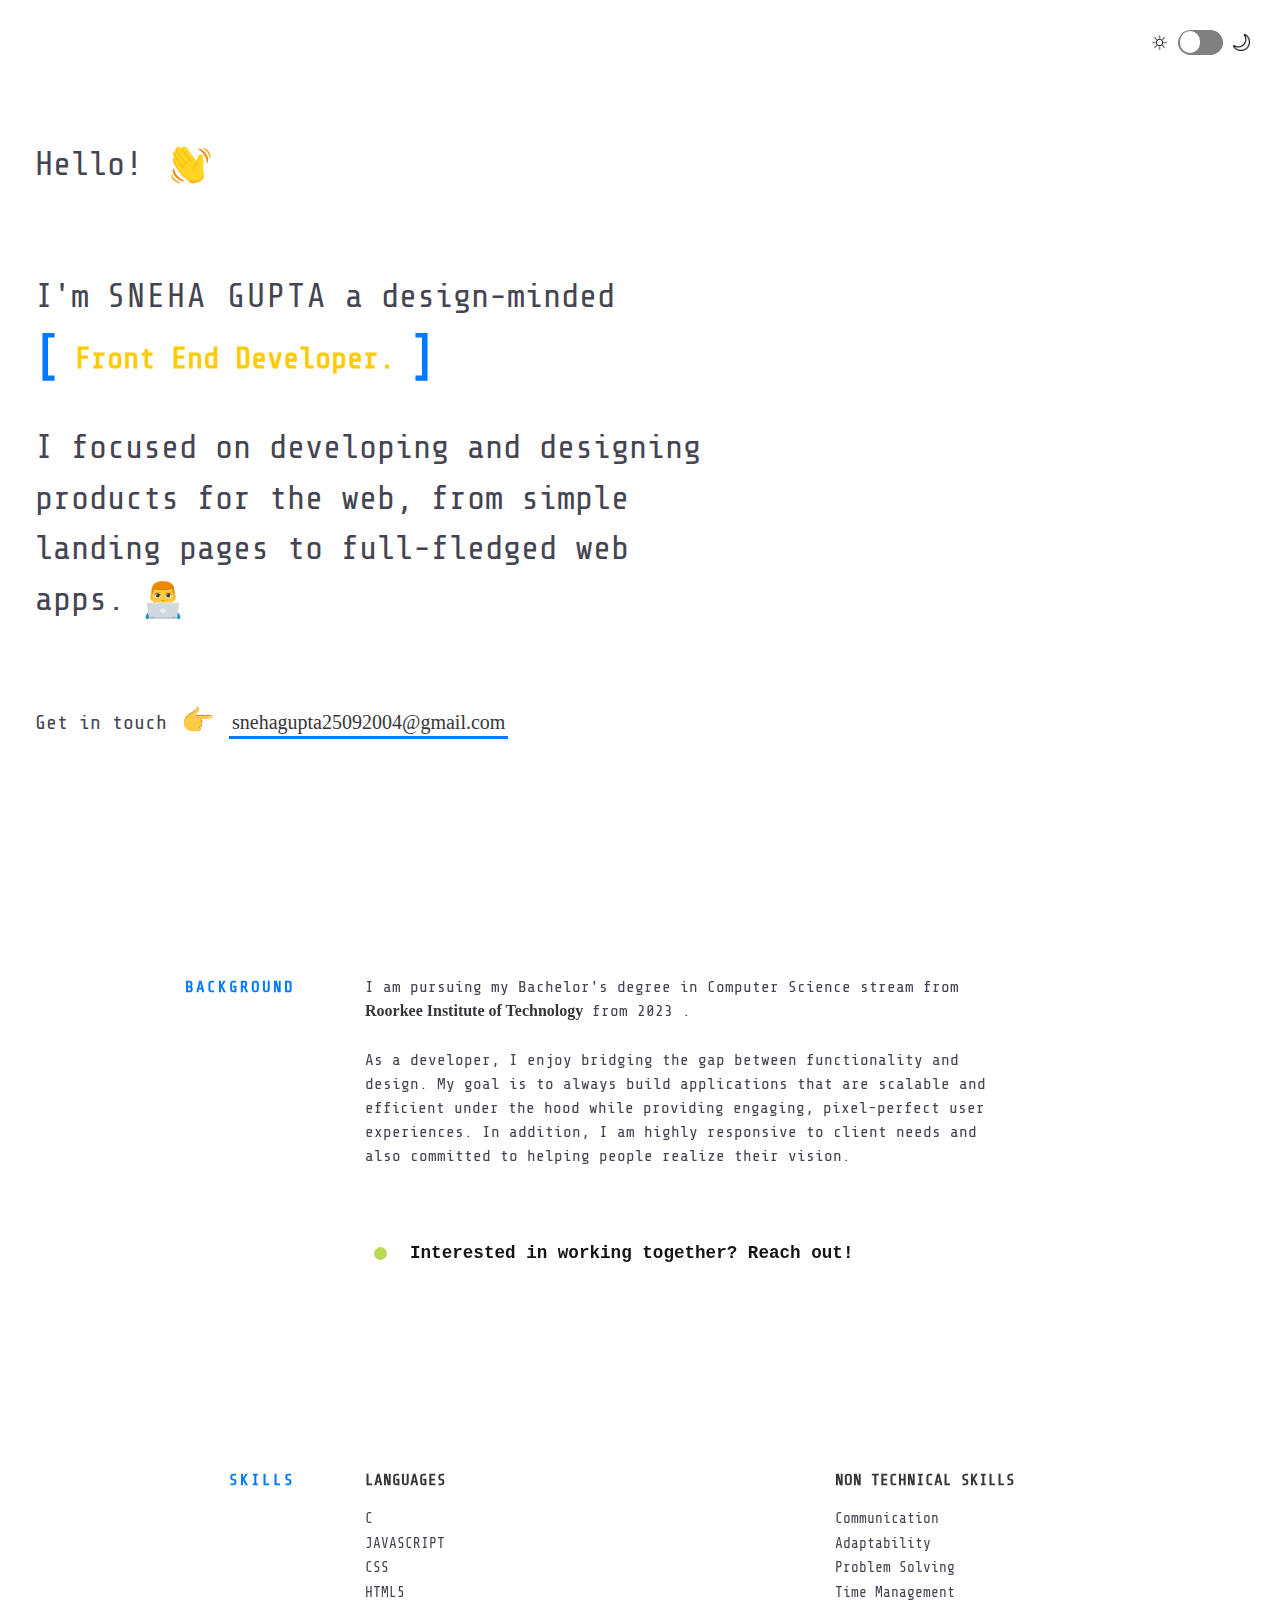
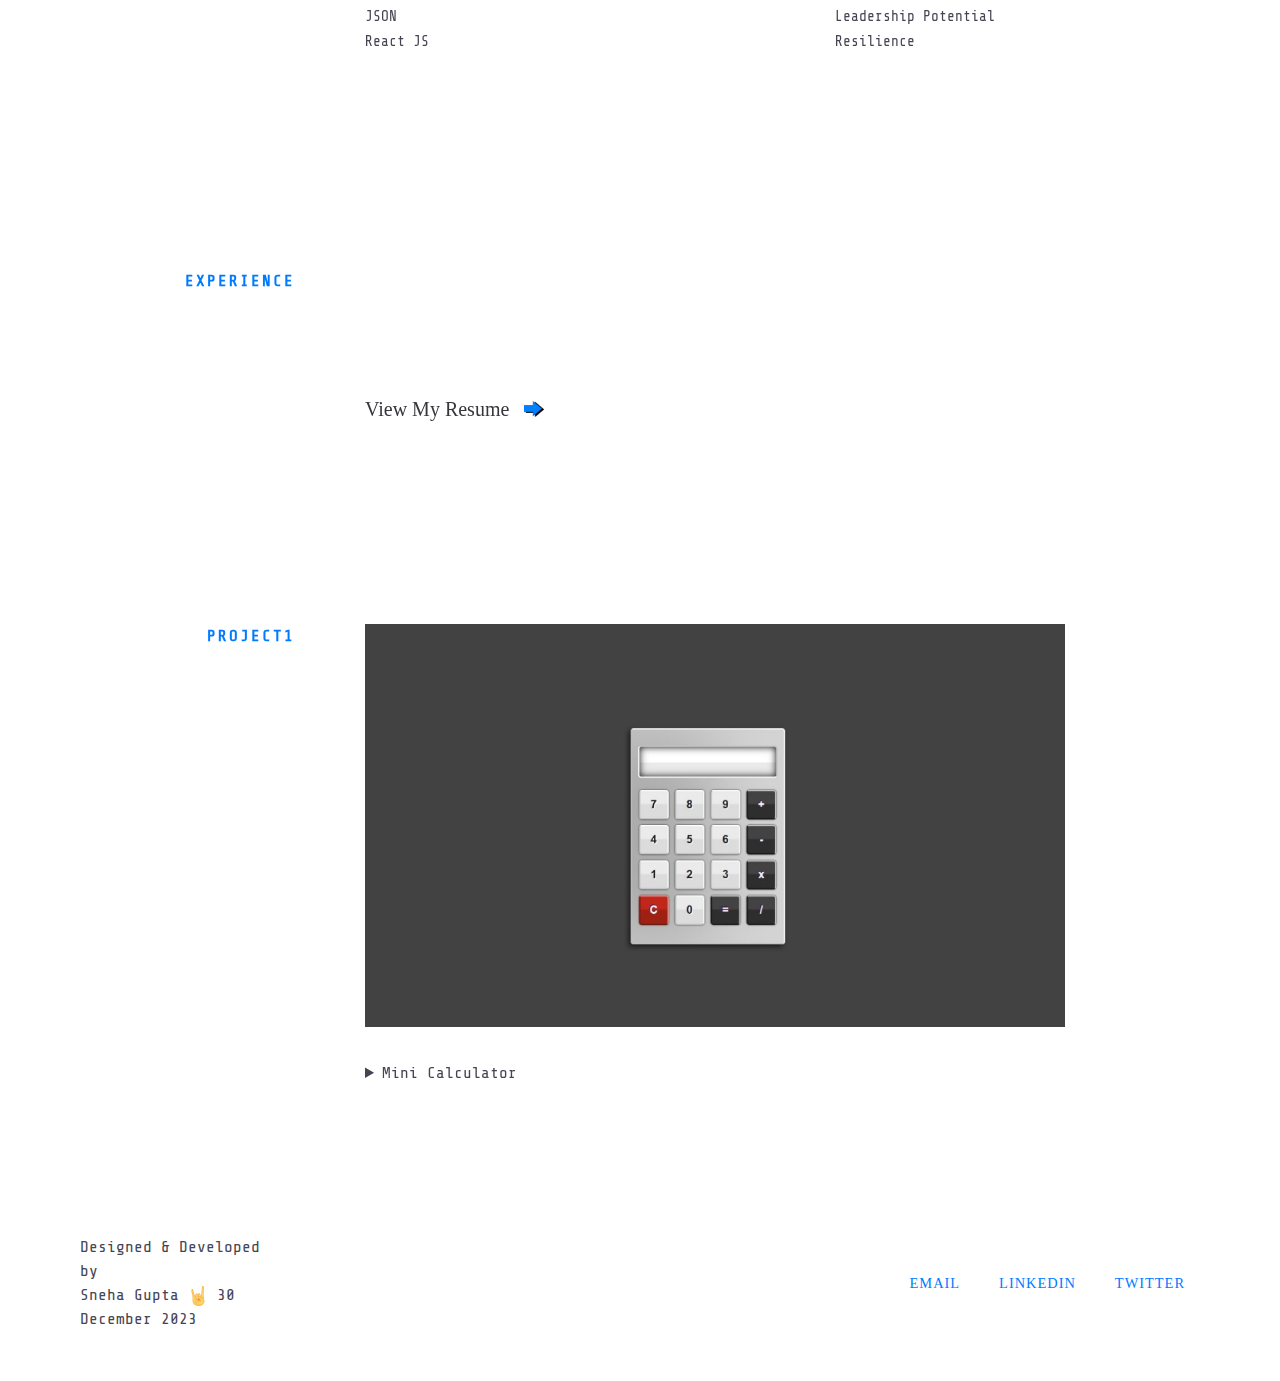
<file: portfolio/index.html>
<!DOCTYPE html>
<html>
<head>
	<meta charset="UTF-8">
	<meta name="viewport" content="width=device-width, initial-scale=1">
	<meta name="viewport" content="width=device-width, initial-scale=1.0, maximum-scale=1.0, user-scalable=no">
	<title>Sneha Gupta | Web Developer</title>
	<link rel="icon" type="image/png" href="images/male-technologist.png" hreflang="en-us">
	<link href="https://fonts.googleapis.com/css?family=Share+Tech+Mono" rel="stylesheet">
	<link rel="stylesheet" type="text/css" href="style.css">
	
</head>
<body>


<div id = "site">
	<div class="switch-wrapper"> 
		</a>
		<div class="sun"></div> 
		<div class="toggle-wrapper">
			<input type="checkbox" id="switch"  />
			<label for="switch" id="switch1" >Toggle</label> 
		</div>
		<div class="moon"></div>
	</div>

	<header class="intro">
		<h1 class="intro_hello">
			Hello!
			<span  id="wave" class="emoji wave-hand animated "></span>
		</h1>
		<h2 class="intro_tagline">
			I'm
			<div class="myname">Sneha Gupta</div>
			 a design-minded <br><br><br>
			<div class="mytext">
				<div class="content">
					<div class=" container">
						<ul class="list">
							<li class="item"> Front End Developer.</li>
							<li class="item">Coder</li>
							<li class="item">Web Developer</li>
						</ul>
					</div><br>
				</div>
			</div>
			<span>I focused on  developing and designing products for the web, from simple landing pages to full-fledged web apps.
			<span id="emojiwavehand" class="emoji technologist"></span>
		</h2>
		<h3 class="intro_contact">
			<span>Get in touch</span>
			<span class="emoji pointer"></span>
			<span id="emailme">
				<a href="#link your email" target="_blank" class="highlight-link">snehagupta25092004@gmail.com</a>
			</span>
		</h3>
	</header>

	<section class = "section background" >
		<div class="section_title">Background</div>
		<div class="section_content">
			<p>
					I am pursuing my Bachelor's degree in Computer Science stream from
					<a class = "underline-link" href="#" target="_blank">
					Roorkee Institute of Technology</a> from 2023 .	
			</p>

			<p>
				As a developer, I enjoy bridging the gap between functionality and design. My goal is to always build applications that are scalable and efficient under the hood while providing engaging, pixel-perfect user experiences. In addition, I am highly responsive to client needs and also committed to helping people realize their vision.
			</p>

			<a class="status" href="" target="_blank"> 
				<div class="status_light"> 
					<div class="status_light_ring"></div> 
					<div class="status_light_led"></div> 
				</div> 
				<div class="status_message">
					Interested in working together? Reach out!
				</div> 
			</a>
		</div>






		
	</section>

	<section class="section skills" data-aos="slide-up">
		<div class="section_title">skills</div>
		<div class="section_content">
			<div class="skillz">
				<div class="skillz_category"> 
					<div class="skillz_category_label">
						Languages
					</div>
					<ul>
						 <li class="skillz_category_item">C</li>
						 <li class="skillz_category_item">JAVASCRIPT</li> 
						 <li class="skillz_category_item">CSS</li>
						 <li class="skillz_category_item">HTML5</li>
						 <li class="skillz_category_item">JSON</li>
						 <li class="skillz_category_item">React JS</li>
					</ul> 
				</div>

				<div class="skillz_category"> 
					<div class="skillz_category_label">
						Non Technical Skills
					</div>
					<ul>
						<li class="skillz_category_item">Communication</li>
						<li class="skillz_category_item">Adaptability</li>
						<li class="skillz_category_item">Problem Solving</li>
						<li class="skillz_category_item">Time Management</li>
						<li class="skillz_category_item">Leadership Potential</li>
						<li class="skillz_category_item">Resilience</li>	
					</ul>
				</div>
			</div>
		</div>
	</section>


	<section class="section experience">
		<div class="section_title">
			Experience
		</div>
		
		<div class="section_content">
			<div class="jobs">
				<div class="job">
					<div class="time-place"> 
						<div class="job_company">
							<a href="#" target="_blank"></a>
						</div>
						<div class="job_time">       
							
						</div>
			  		</div>
					<div class="job_position">
						
					</div>
				</div>
				
				<div class="job">
					<div class="time-place"> 
						<div class="job_company">
							<a href="#" target="_blank"></a>
						</div>
						<div class="job_time">       
						
						</div>
			  		</div>
					<div class="job_position">
					
					</div>
				</div>


			</div>
			<a href="" target="_blank" class="arrow-link">View My Resume</a>
		</div>
	</section>
	

			<section class="section featured-projects"> 
				<div class="section_title">Project1</div> 
					<div class="section_content"> 
						<div class="project">
							<figure class="project_pic"> 
								<a href="#link" target="_blank">
									<img src="images/1.jpg" alt="image">
								</a> 
							</figure> 
						</div><br>
						<details>
							<summary> Mini Calculator </summary>
							<div class="project_name">
									<a href="#link" target="_blank">  </a>
							</div>
							<div class = "featured-projects-content"> 
								<p>The Mini Calculator project is a web-based application crafted with HTML, CSS, and JavaScript, providing a simple yet functional platform for basic arithmetic operations. The interface is designed for ease of use, featuring a clean layout. Users can perform addition, subtraction, multiplication, and division effortlessly, with real-time results displayed on the screen.</p>
								
							</div>
							<div class="project_used">
									<span class="project_used_item">JavaScript</span>
									<span class="project_used_item">CSS</span>
									<span class="project_used_item">HTML5</span>
									<span class="project_used_item">Responsive Design</span>
									<span class="project_used_item">Basic Arithmetic Operations</span>
									<span class="project_used_item">User-Friendly Interface</span>
							</div> 
						</details>
					</div>
			</section>

	
	<footer class="footer">
	 	<div class="footer_copyright"> 
	 		<div class="top"> 
	 			<span>
	 				Designed &amp; Developed by
				</span>
			</div> 
			<div class="bottom"> 
				<span>
					Sneha Gupta
				</span> 
				<img class="emoji" src="images/rockon.png" alt="emoji"> 
				<span>
					30 December 2023
				</span>
			</div> 
		</div> 
		<div class="footer_links"> 
			<a href="mailto:snehagupta25092004@gmail.com" target="_blank" title="email"> 
				<span class="text">
					Email
				</span> 
				<img src="images/email.svg" alt="email">
			</a>
			<a href="http://www.linkedin.com/in/sneha-gupta-59b3012a0" target="_blank" title="linkedin"> 
				<span class="text">
					LinkedIN
				</span>
				<img src="images/linkedin.svg" alt="linkedin">
			</a>
		
			<a href="" target="_blank" title="twitter"> 
				<span class="text">
					Twitter
				</span>
				<img src="images/twitter.svg" alt="twitter">
			</a> 
			

		</div>
 	</footer>
	<button id="top-button" style="display: inline-block;"> 
		<img src="images/finger-up-emoji-clipart-21.png" alt=""> 
	</button>

<script type="text/javascript" src="https://ajax.googleapis.com/ajax/libs/jquery/1.11.0/jquery.min.js"></script>
<script type="text/javascript" src="main.js"></script>
</body>
</html>
</file>
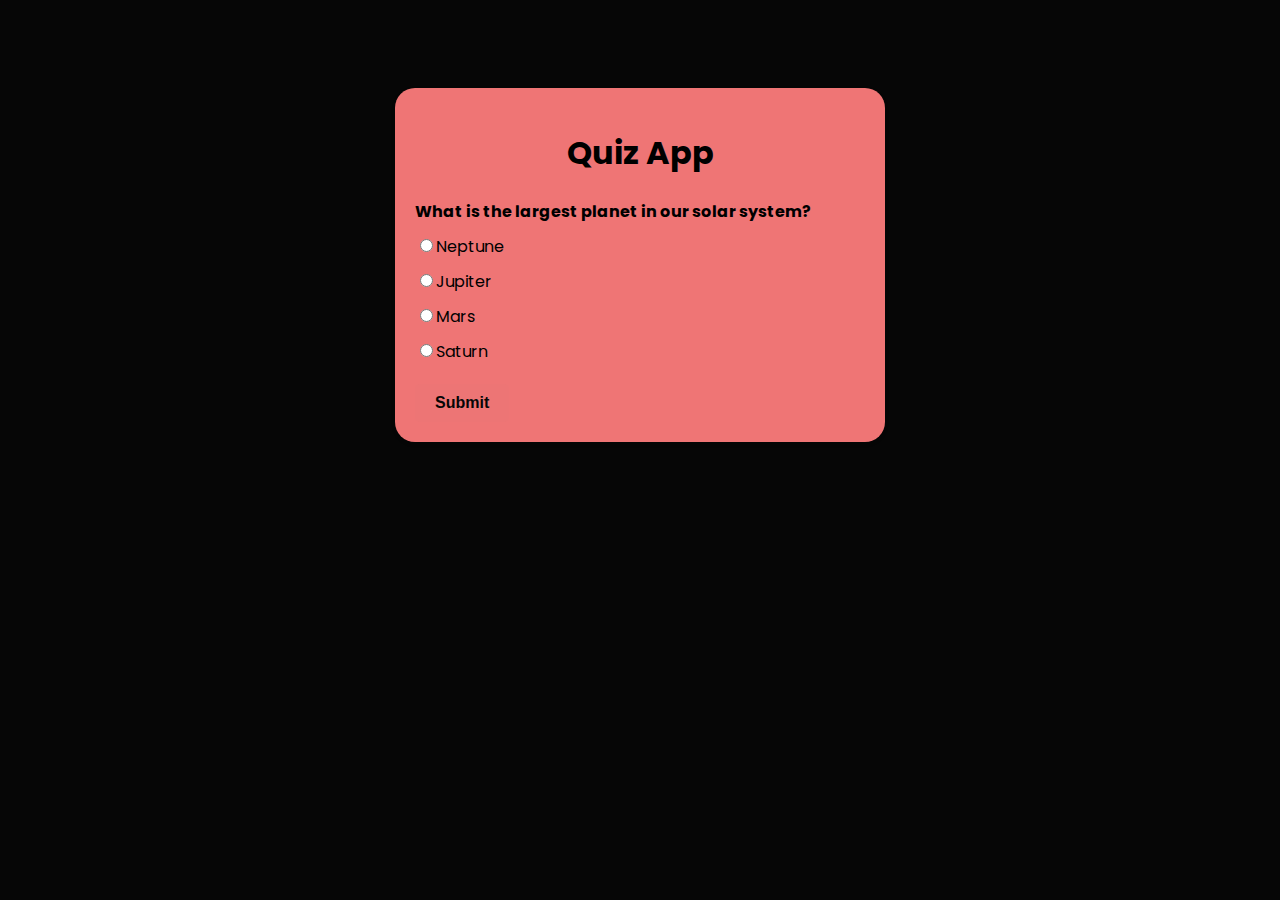
<file: quiz_app/quiz.html>
<!DOCTYPE html>
<html>
<head>
  <title>Quiz App</title>
  <link rel="stylesheet" href="quiz.css">
</head>
<body>
  <div class="container">
    <h1>Quiz App</h1>
    <div id="quiz"></div>
    <div id="result" class="result"></div>
    <button id="submit" class="button"><b>Submit</b></button>
    <button id="retry" class="button hide">Retry</button>
    <button id="showAnswer" class="button hide">Show Answer</button>
  </div>
  <script src="quiz.js"></script>
</body>
</html>
</file>
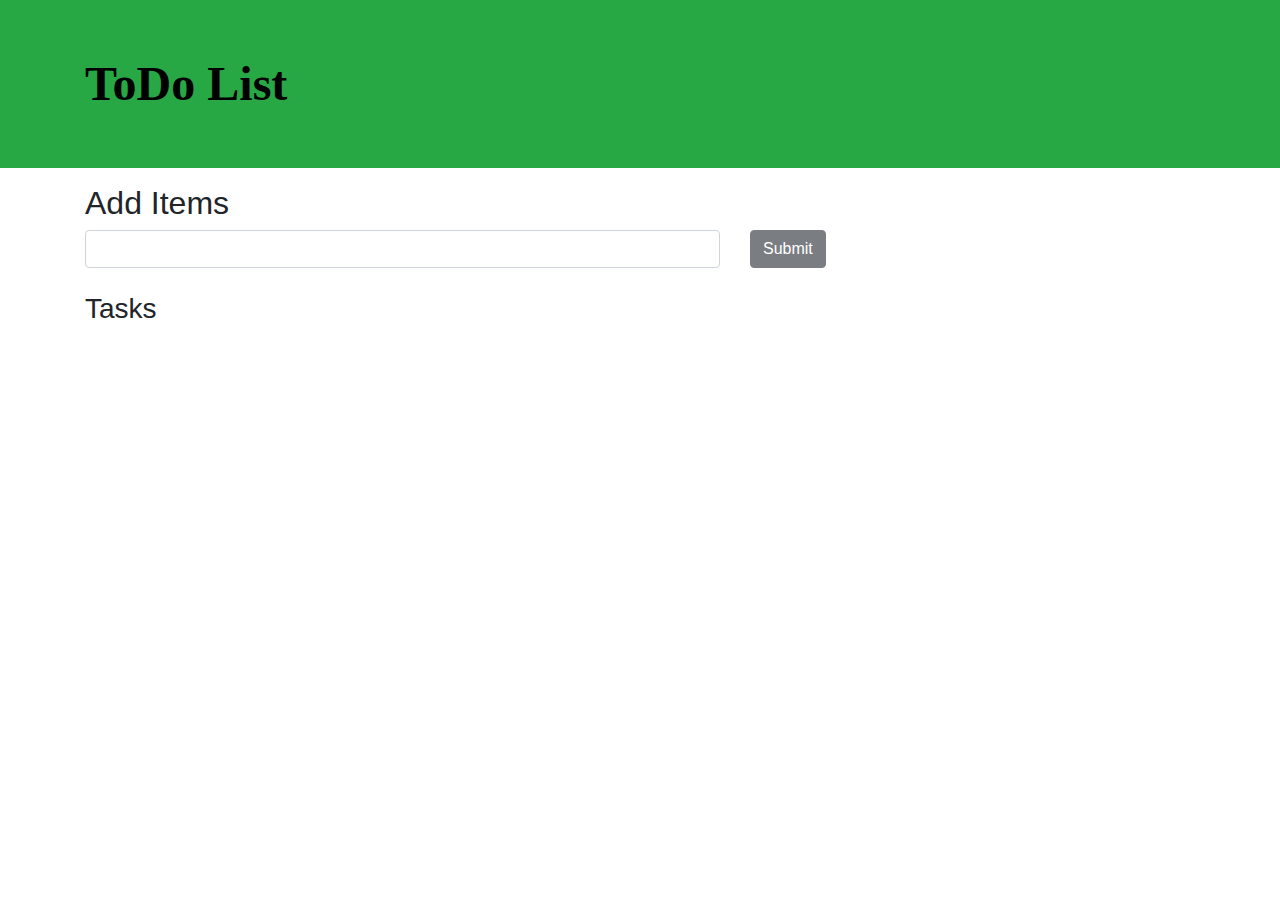
<file: to_do_list/list.html>
<!DOCTYPE html>
<html lang="en">

<head>
	<meta charset="UTF-8">
	<meta name="viewport" content=
		"width=device-width, initial-scale=1.0">

	<link rel="stylesheet" href=
"https://stackpath.bootstrapcdn.com/bootstrap/4.3.1/css/bootstrap.min.css"
		integrity=
"sha384-ggOyR0iXCbMQv3Xipma34MD+dH/1fQ784/j6cY/iJTQUOhcWr7x9JvoRxT2MZw1T"
		crossorigin="anonymous">

	<script src="list.js"></script>

	<title>To Do List</title>
</head>

<body>
	<header class="bg-success text-white p-5">
		<div class="container">
			<div class="row">
				<div class="col-lg-12 col-md-12 col-sm-12">
					<font face="Comic sans MS"
						size="11" color="black">
						<strong>ToDo List</strong>
					</font>
					
				</div>
			</div>
		</div>
	</header>

	<div class="container mt-3">
		<h2>Add Items</h2>

		<label id="lblsuccess" class="text-success"
				style="display: none;">
		</label>
		
		<form id="addForm">
			<div class="row">
				<div class="col-lg-7 col-md-7 col-sm-7">

					<input type="text" onkeyup=
						"toggleButton(this, 'submit')"
						class="form-control" id="item">
				</div>

				<div class="col-lg-5 col-md-5 col-sm-5">
				<input type="submit" class="btn btn-dark"
						id="submit" value="Submit" disabled>
				</div>
			</div>
		</form>

		<h3 class="mt-4">Tasks</h3>

		<form id="addForm">
			<ul class="list-group" id="items"></ul>
		</form>
	</div>
</body>

</html>
</file>
<file: portfolio/style.css>
body, html {
                margin: 0;
                padding: 0;
                background-color: #fff;
                color: #444452;
                /*font-family: Apercu,Source Sans Pro,Helvetica,Arial,sans-serif;*/
                line-height: 1.5;
                scroll-behavior: smooth;
                font-family: 'Share Tech Mono', monospace;
            }

body.night, html.night {
                            background-color: #131417;
                            color: #afafbf;
                            scroll-behavior: smooth;
                        }


h1 {
    display: block;
    font-size: 2em;
    -webkit-margin-before: 0.67em;
    -webkit-margin-after: 0.67em;
    -webkit-margin-start: 0px;
    -webkit-margin-end: 0px;
    font-weight: bold;
}

h2 {
    display: block;
    font-size: 1.2em;
    -webkit-margin-before: 0.83em;
    -webkit-margin-after: 0.83em;
    -webkit-margin-start: 0px;
    -webkit-margin-end: 0px;
    font-weight: bold;
}

h3 {
    display: block;
    font-size: 1.17em;
    -webkit-margin-before: 1em;
    -webkit-margin-after: 1em;
    -webkit-margin-start: 0px;
    -webkit-margin-end: 0px;
    font-weight: bold;
}

body a, html a {
    text-decoration: none;
    font-weight: 900;
    color: #36363c;
    transition: all .25s ease-in-out;
    font-family: Trebuchet MS;
}

body p, html p {
    font-weight: 200;
}

body a:hover{
    text-decoration: underline blue;
}

body .emoji, html .emoji {
    display: inline-block;
    vertical-align: text-top;
    background-size: contain;
    background-repeat: no-repeat;
    background-position: center;
}

section{
    /*opacity: 1;*/
    /*word-spacing: 2px;*/
    /*letter-spacing: 1px;*/   
}

section.fadeIn{
    animation: fadeIn 2s forwards;
}

.switch-wrapper{
                    display: -webkit-box;
                    display: -ms-flexbox;
                    display: flex;
                    -webkit-box-pack: center;
                    -ms-flex-pack: center;
                    justify-content: center;
                    -webkit-box-align: center;
                    -ms-flex-align: center;
                    align-items: center;
                    position: fixed;
                    top: 20px;
                    right: 30px;
                }

.switch-wrapper .sun {
                        background: url(images/white_sun_with_rays.png) no-repeat center;
                        background-size: 100%;
                    }

body.night .switch-wrapper .sun , html.night .switch-wrapper .sun {
                        background: url(images/sun-white.svg) no-repeat center;
                        background-size: 100%;
                    }

.switch-wrapper .moon, .switch-wrapper .sun {
                        width: 17px;
                        height: 17px;
                    }

.switch-wrapper .toggle-wrapper {
                        margin: 10px;
                    }

.switch-wrapper .toggle-wrapper #switch {
                        height: 0;
                        width: 0;
                        visibility: hidden;
                        position: absolute;
                    }

.switch-wrapper .toggle-wrapper input[type=checkbox] {
                        height: 0;
                        width: 0;
                        visibility: hidden;
                    }

.switch-wrapper .toggle-wrapper label {
                        cursor: pointer;
                        text-indent: -9999px;
                        width: 45px;
                        height: 25px;
                        background: grey;
                        display: block;
                        border-radius: 100px;
                        position: relative;
                    }

.switch-wrapper .toggle-wrapper label:after {
                        content: '';
                        position: absolute;
                        left: 2px;
                        top :1px;
                        width: 20px;
                        height: 22px;
                        background: #fff;
                        border-radius: 40px;
                        transition: 0.3s;
                    }

.switch-wrapper .toggle-wrapper input:checked + label {
                        background: #bada55;
                    }

.switch-wrapper .toggle-wrapper input:checked + label:after {
                        left: calc(100% - 2px);
                        transform: translateX(-100%);
                    }

.switch-wrapper .toggle-wrapper label:active:after {
                        width: 0px;
                    }

.switch-wrapper .moon {
                        background: url(images/moon.png) no-repeat center;
                        background-size: 100%;
                    }

body.night .switch-wrapper .moon, html.night .switch-wrapper .moon {
                        background: url(images/moon-white.svg) no-repeat center;
                        background-size: 100%;
                    }

.switch-wrapper a, body.night .switch-wrapper a {
    color: #007bff;
    margin: 15px;
}


.txt-rotate {
    color: #FFCB04;
    font-weight: bold;
}

.myname {
      text-transform: uppercase;
      letter-spacing: 2px;
      text-decoration: none;
      text-fill-color: transparent;
      display: inline-block;
      /*background-image: linear-gradient(to right, #30CFD0 0%, #330867 100%);*/
      animation: .8s shake infinite alternate;
}

.name{
    font-weight: bolder;
}

.content {
    position: absolute;
    top: 37%;
    overflow:hidden;
    font-size: 30px;
    line-height: 50px;
    color: #FFCB04;
}
.content .container {
    font-weight: 600;
    overflow: hidden;
    height: 50px;
    padding: 0px 40px;
    width: 100%;
}

.container:before {
      content: '[';
      left: 0;
    }

.container:after {
      content: ']';
      position: absolute;
      right: 0;
    }

.container:after, .container:before {
    position: absolute;
    top: 0px;
    color: #007bff;
    font-size: 50px;
    animation-name: opacity1;
    animation-duration: 2s;
    animation-iteration-count: infinite;
}

.list {
    margin-top: 0px;
    margin-bottom: 60px;
    text-align: left;
    line-height:80px;
    list-style: none;
    animation-name: change;
    animation-duration: 10s;
    animation-iteration-count: infinite;
}

.item {
    line-height: 50px;
    margin-bottom: 0px;
}


.intro {
        padding: 80px 100px;
        height: 75vh;
        display: -webkit-box;
        display: -ms-flexbox;
        display: flex;
        -webkit-box-orient: vertical;
        -webkit-box-direction: normal;
        -ms-flex-direction: column;
        flex-direction: column;
        -ms-flex-pack: distribute;
        justify-content: space-around;
        max-width: 1440px;
        margin: 0 auto;
}   
    

.intro_hello {
    font-weight: 300;   
}

.intro_hello, .intro_tagline {
    font-size: 2.1rem;
}

.intro_hello .wave-hand.animated {
    position: relative;
    animation: wave 2.0s linear;
}

.intro_hello .wave-hand.animated:hover {
    position: relative;
    animation: wave infinite linear;
}

.intro_hello .wave-hand {
    background-image: url(images/waving-hand.png);
    margin-left: 10px;
    cursor: pointer;
    position: relative;
}

.intro_hello .emoji {
    width: 40px;
    height: 40px;
}

.intro_tagline {
    font-weight: 300;
    max-width: 700px;   
}

.intro__tagline .name {
    font-weight: 700;
}

.intro_tagline .technologist {
    background-image: url(images/male-technologist.png);
}

.intro_tagline .emoji {
    width: 40px;
    height: 40px;
}

.intro_contact {
    font-size: 1.25rem;
    font-weight: 100;
}

.intro_contact .emoji.pointer {
    background-image: url(images/right-pointing.png);
    width: 30px;
    height: 30px;
    margin: 0 5px;
    vertical-align: text-bottom;
}

.intro_contact .highlight-link {
    font-weight: 400;
    text-decoration: none;
    display: inline-block;
    padding: 2px 3px;
    transition: all .2s ease-in-out;
    text-decoration: none;
    box-shadow: inset 0 -3px 0 #007bff;
}

.intro_contact .highlight-link:hover {
    box-shadow: inset 0 -33px 0 0 #007bff;
    color: #fff;
}

section {
    position: relative;
}

.status {
    display: -webkit-box;
    display: -ms-flexbox;
    display: flex;
    -webkit-box-align: center;
    -ms-flex-align: center;
    align-items: center;
    font-size: 1.1rem;
    font-family: Inconsolata,monospace;
    margin-top: 70px;
    color: #131417;
}

.status_light {
    width: 30px;
    height: 30px;
    display: -webkit-box;
    display: -ms-flexbox;
    display: flex;
    -webkit-box-pack: center;
    -ms-flex-pack: center;
    justify-content: center;
    -webkit-box-align: center;
    -ms-flex-align: center;
    align-items: center;
}

.status_light_ring {
    position: absolute;
    width: 25px;
    height: 25px;
    -webkit-animation: pulsate 2s ease-out;
    animation: pulsate 2s ease-out;
    -webkit-animation-iteration-count: infinite;
    animation-iteration-count: infinite;
    opacity: 0;
    border: 3px solid #bada55;
    border-radius: 30px;
}

.status_light_led {
    position: absolute;
    width: 13px;
    height: 13px;
    background: #bada55;
    border-radius: 100%;
}

.status_message {
    margin-left: 15px;
}

body .section, html .section {
    display: -webkit-box;
    display: -ms-flexbox;
    display: flex;
    -webkit-box-pack: center;
    -ms-flex-pack: center;
    justify-content: center;
    padding: 100px 170px;
}

body .section_title, html .section_title {
    -ms-flex-negative: 0;
    flex-shrink: 0;
    width: 200px;
    margin-right: 70px;
    color: #007bff;
    text-transform: uppercase;
    text-align: right;
    font-weight: 700;
    letter-spacing: 2px;
}

body .section_content, html .section_content {
    font-weight: 300;
    font-size: 1rem;
    width: 100%;
    max-width: 650px;
}

body .section_content p, html .section_content p {
    margin-top: 0;
    margin-bottom: 25px;
}

body .section_content .underline-link, html .section_content .underline-link {
    position: relative;
    display: inline-block;
}

section .skills{
    visibility: visible;  
    -webkit-transform: translateY(0) scale(1); 
    opacity: 1;
    transform: translateY(0) scale(1); 
    opacity: 1;
    -webkit-transition: -webkit-transform 0.6s cubic-bezier(.694,0,.335,1) 0s, 
    opacity 0.6s cubic-bezier(.694,0,.335,1) 0s; 
    transition: transform 0.6s cubic-bezier(.694,0,.335,1) 0s, 
    opacity 0.6s cubic-bezier(.694,0,.335,1) 0s; 
}

.skills .skillz {
    display: flex;
    justify-content: space-between;
}

.skills .skillz_category_label {
    font-weight: 800;
    color: #36363c;
    text-transform: uppercase;  
}

.skills .skillz_category_item {
    margin: 3px 0;
    font-size: .9rem;
}

.section .featured-projects {
   visibility: visible;  
   -webkit-transform: translateY(0) scale(1); 
   opacity: 1;
   transform: translateY(0) scale(1); 
   opacity: 1;
   -webkit-transition: -webkit-transform 0.6s cubic-bezier(.694,0,.335,1) 0s, 
   opacity 0.6s cubic-bezier(.694,0,.335,1) 0s; 
   transition: transform 0.6s cubic-bezier(.694,0,.335,1) 0s, 
   opacity 0.6s cubic-bezier(.694,0,.335,1) 0s;
}

.experience .jobs {
    margin-bottom: 100px;
}

.experience .job {
    margin-bottom: 25px;
}
.experience .job .time-place {
    display: flex;
    justify-content: space-between;
}

 a.experience .job .job_company {
    font-weight: 500;
}

.experience .job_time {
    font-size: .9rem;
    font-family: Inconsolata,monospace;
}

.experience .job_position {
    font-weight: 300;

}

.experience .arrow-link {
    font-size: 1.25rem;
    font-weight: 500;
}

.experience .arrow-link:after {
    width: 20px;
    height: 20px;
}

.featured-projects .project {
    display: -webkit-box;
    display: -ms-flexbox;
    display: flex;
    margin-bottom: 10px;
    margin-left: -5%;
    width: 125%;
}

.featured-projects .project_pic {
    max-width: 700px;
    overflow: visible;
    margin: 0;
    margin-left: 32px;
}

.featured-projects .project_caption {
    width: 125px;
    -ms-flex-negative: 0;
    flex-shrink: 0;
}

.featured-projects .project_pic img {
    width: 100%;
    max-width: 100%;
    vertical-align: bottom;
}

.featured-projects .project_pic img:hover{
   background-color: blue;
}

.featured-projects .project_name a {
    font-weight: 700;
    margin-bottom: 10px;
}

.featured-projects .project p {
    font-size: .95rem;
    line-height: 1.5;
}

.featured-projects .featured-projects-content p {
    /* font-size: .85rem; */
    line-height: 1.3;
    margin-bottom: 15px;
    font-size: 0.9rem;
}

.featured-projects .project_used_item {
    display: inline-block;
    margin: 3px 3px 3px 0;
    font-family: Inconsolata,monospace;
    font-size: .75rem;
    font-weight: 400;
    padding: 2px 7px;
    border-radius: 3px;
    color: #007bff;
    border: 1px solid #007bff;
    background: 0 0;
}

.project_links img {
    margin-top: 2%;
    width: 6%;
}

details summary::-webkit-details-marker {
  color: #007bff;
}

body .arrow-link, html .arrow-link {
    font-weight: 700;
    display: inline-block;
    transition: all .15s ease-in-out;
    background-color: transparent;
    white-space: nowrap;
}

body .arrow-link:after, html .arrow-link:after {
    position: relative;
    bottom: 2px;
    margin-left: 15px;
    content: "";
    background: url(images/arrow.png) no-repeat center;
    background-size: 100%;
    width: 15px;
    height: 15px;
    display: inline-block;
    vertical-align: middle;
}

body .arrow-link:hover, html .arrow-link:hover {
    transform: translateX(7px);
}
body ul, html ul {
    list-style: none;
    padding: 0;
}

.footer {
    padding: 50px 80px;
    display: flex;
    justify-content: space-between;
    align-items: center;
    /*position: fixed;*/
    top: 730px;
    bottom: 0px;
    left: 0px;right: 0px;
}

.footer_copyright {
    font-weight: 0.700;
    width: 200px;
}

.footer_copyright .emoji{
    width: 20px;
    height: 20px;
}

.footer_links a {
    position: relative;
    display: inline-block;
    color: #007bff!important;
    text-transform: uppercase;
    font-weight: 400;
    margin: 0 15px;
    outline: 0;
}

.footer_links a .text {
    font-size: .9rem;
    display: inline;
    letter-spacing: 1px;
}

.footer_links a:hover {
    text-decoration: underline;
}

.footer_links img {
    display: none;
    width: 22px;
}

body #top-button, html #top-button {
    background: 0 0;
    border: none;
    outline: 0;
    width: 55px;
    position: fixed;
    bottom: 25px;
    right: 10px;
    cursor: pointer;
    display: none;
    scroll-behavior: smooth;   
}

body #top-button img, html #top-button img {
    width: 100%;
    scroll-behavior: smooth;
}

.other-projects .project {
    max-width: 600px;
    margin-bottom: 50px;
}

.other-projects .project_name {
    margin-bottom: 10px;
}

.other-projects .project p {
    font-size: .9rem;
    margin-bottom: 20px;
}

.other-projects .project_used_item:first-of-type {
    margin-left: 0;
}

.other-projects .project_used_item {
    display: inline-block;
    margin: 3px 3px 3px 0;
    font-family: Inconsolata,monospace;
    font-size: .75rem;
    font-weight: 400;
    padding: 2px 7px;
    border-radius: 3px;
    color: #007bff;
    border: 1px solid #007bff;
    background: 0 0;
}

body.night .experience .job_time, body.night .footer_copyright, body.night .intro, body.night .skills .skillz_category_label, body.night .status, body.night a, body.night strong, html.night .experience .job_time, html.night .footer_copyright, html.night .intro, html.night .skills .skillz_ctegory_label, html.night .status, html.night a, html.night strong {
    color: #e7e7e7;
}


/*All Keyframes*/
@keyframes wave{
    0% {transform: rotate(0deg);}
    /*10%{transform: rotate(90deg);}*/
    20% {transform: rotate(90deg);}  
    /*30%{transform: rotate(90deg);}*/
    40% {transform: rotate(15deg);}
    /*50% {transform: rotate(90deg);}*/
    60% {transform: rotate(90deg);}
    /*70%{transform: rotate(90deg);}*/
    80%{transform: rotate(15deg);}
    /*90% {transform: rotate(90deg);}*/
    100% {transform: rotate(0deg);}
}

@-webkit-keyframes wave{
    0% {transform: rotate(0deg);}
    /*10%{transform: rotate(90deg);}*/
    20% {transform: rotate(90deg);}  
    /*30%{transform: rotate(90deg);}*/
    40% {transform: rotate(15deg);}
    /*50% {transform: rotate(90deg);}*/
    60% {transform: rotate(90deg);}
    /*70%{transform: rotate(90deg);}*/
    80%{transform: rotate(15deg);}
    /*90% {transform: rotate(90deg);}*/
    100% {transform: rotate(0deg);}
}

@-webkit-keyframes pulsate {
      0% {
        transform: scale(0.1, 0.1);
        opacity: 0;
      }
      50% {
        opacity: 1;
      }
      100% {
        transform: scale(1.2, 1.2);
        opacity: 0;
      }
    }

@keyframes pulsate {
      0% {
        transform: scale(0.1, 0.1);
        opacity: 0;
      }
      50% {
        opacity: 1;
      }
      100% {
        transform: scale(1.2, 1.2);
        opacity: 0;
      }
    }

@-webkit-keyframes fadeIn {
  /* keyframes must have at least two intervals from/to or 0%/100% */
  0% {
    opacity: 0;
  }

  100% {
    opacity: 1;
  }
}

@keyframes fadeIn {
  /* keyframes must have at least two intervals from/to or 0%/100% */
  0% {
    opacity: 0;
  }

  100% {
    opacity: 1;
  }
}

@keyframes shake {
  0% { transform: skewX(-15deg); }
  5% { transform: skewX(15deg); }
  10% { transform: skewX(-15deg); }
  15% { transform: skewX(15deg); }
  20% { transform: skewX(0deg); }
  100% { transform: skewX(0deg); }  
}

@-webkit-keyframes shake {
  0% { transform: skewX(-15deg); }
  5% { transform: skewX(15deg); }
  10% { transform: skewX(-15deg); }
  15% { transform: skewX(15deg); }
  20% { transform: skewX(0deg); }
  100% { transform: skewX(0deg); }  
}

@keyframes opacity1 {
  0%, 100% {opacity:0;}
  50% {opacity:1;}
}

@-webkit-keyframes opacity1 {
  0%, 100% {opacity:0;}
  50% {opacity:1;}
}

@keyframes change {
  0%, 12.66%, 100% {transform:translate3d(0,0,0);}
  16.66%, 29.32% {transform:translate3d(0,-35%,0);}
  33.32%,45.98% {transform:translate3d(0,-68%,0);}
  49.98%,62.64% {transform:translate3d(0,-70%,0);}
  66.64%,79.3% {transform:translate3d(0,-37%,0);}
  83.3%,95.96% {transform:translate3d(0,-0%,0);}
}

@-webkit-keyframes change {
  0%, 12.66%, 100% {transform:translate3d(0,0,0);}
  16.66%, 29.32% {transform:translate3d(0,-35%,0);}
  33.32%,45.98% {transform:translate3d(0,-68%,0);}
  49.98%,62.64% {transform:translate3d(0,-70%,0);}
  66.64%,79.3% {transform:translate3d(0,-37%,0);}
  83.3%,95.96% {transform:translate3d(0,-0%,0);}
}


/*All Media Queries*/

@media screen and (max-width: 320px)
{
   
    .intro_hello, .intro_tagline {
        font-size: 1.4rem;
    }
    body .intro {
            padding: 130px 45px; 
        }
}


@media screen and (max-width: 425px){
    .switch-wrapper{
            top: 10px;
            right: 20px;
        }
    body .intro{
            padding: 100px 35px;
            line-height: 1.5;
        }

     .intro_hello, .intro_tagline{
        margin-bottom: 5%;
        font-size: 1.75rem;
    }

    body section, html section {
            padding: 80px 55px;

        }
    body .section_content, html .section_content {
        padding-left: 30px;
    }

    .content{
        /*position: absolute;*/
      top: 36%;
      left: 5%;
      font-size: 1.5rem;
    }

    .content .container {
        padding: 0px 30px 0px 30px;
    }

    .experience .job .time-place {
        display: block;
    }

    .experience .job_time {
        font-size: .8rem;
    }

    .footer {
        padding: 50px 30px;
    }

    body #top-button, html #top-button {
        bottom: 15px;
        right: 3px;
    }

    .status_message{
        font-size: 1rem;
    }
}

@media screen and (max-width: 550px){
    .intro {
        padding: 120px 50px;
    }

    .intro_hello, .intro_tagline {
        font-size: 1.55rem;
        margin-bottom: 0%;
    }

     .content {
      top: 41.5%;
      left: 5%;
      font-size: 1.5rem;
    }

    .intro_contact {
        font-size: 1rem;
    }

    .switch-wrapper a, body.night .switch-wrapper a {
        margin: 2px;
        font-size: 8px;
    }

     .intro #downbutton img {
        height: 25px;
        width: 25px;
    }

    .fixed-side-nav {
         margin-top: 50%;
    }

    .skills{
        margin-top: 100px;
    }
}

@media screen and (max-width: 630px)
{
   
    .skills .skillz {
        -ms-flex-wrap: wrap;
        flex-wrap: wrap;
    }

     .skills .skillz_category {
        width: 47%;
        margin-right: 5px;
        margin-bottom: 25px;  
    }

    .background .section_content .status_message {
        margin: auto;
    }
    .footer {
        display: block;
    }

    .footer_copyright {
        width: auto;
        text-align: center;
        margin-bottom: 25px;
    }

    .footer_links {
        display: -webkit-box;
        display: -ms-flexbox;
        display: flex;
        -webkit-box-pack: center;
        -ms-flex-pack: center;
        justify-content: center;
    }
}


@media screen and (max-width: 768px){
    
    body .section, html .section {
        display: block;
    }
    body .section_title, html .section_title {
        text-align: left;
        width: auto;
    }
    body .section_content, html .section_content {
        padding-top: 30px;
        padding-left: 50px;
    }
    .featured-projects .project {
        width: 100%;
        display: block;
        margin-bottom: 30px;
    }
    .featured-projects .project_caption {
        width: 100%;
        margin-top: 25px;
        margin-left: 0;
    }
    .switch-wrapper a, body.night .switch-wrapper a {
        margin: 5px;
        font-size: 8px;
    }
}

@media screen and (max-width: 850px){
   
    .footer_links a .text {
        display: none;
    }
    .footer_links img {
        display: inline-block;
    }
}


@media screen and (max-width: 1024px){
   
    body .section, html .section {
        padding: 50px;
    }
    body .section_title, html .section_title  {
        margin-right: 50px;
    }

    .featured-projects .project {
        width: 105%;
    }
    .footer {
        padding: 50px;
    }
    body #top-button, html #top-button {
        bottom: 20px;
        right: 7px;
        width: 35px;
    }
}


@media screen and (max-width: 1280px){
    body .section, html .section {    
        margin-right: 20px;
        margin-left: 0px;
        padding-left: 20px;
    }
    body .intro {
            padding: 100px 35px;
            line-height: 1.5;
        }
}
</file>
<file: quiz_app/quiz.css>
@import url('https://fonts.googleapis.com/css2?family=Poppins:wght@400;500;700&display=swap');

body {
  font-family: 'Poppins', sans-serif;
  background: #060606;
  display: flex;
  justify-content: center;
}

.container {
  width: 450px;
  padding: 20px;
  margin-top: 80px;
  background-color: #ef7575;
  box-shadow: 0 2px 4px rgba(0, 0, 0, 0.1);
  border-radius: 20px;
}

h1 {
  text-align: center;
}

.question {
  font-weight: bold;
  margin-bottom: 10px;
}

.options {
  margin-bottom: 20px;
}

.option {
  display: block;
  margin-bottom: 10px;
}

.button {
  display: inline-block;
  padding: 10px 20px;
  background-color: #ed7575;
  color: #060606;
  border: none;
  cursor: pointer;
  font-size: 16px;
  border-radius: 4px;
  transition: background-color 0.3s;
  margin-right: 10px;
}

.button:hover {
  background-color: #f3f0f7;
}

.result {
  text-align: center;
  margin-top: 20px;
  font-weight: bold;
}

.hide{
  display: none;
}
</file>
